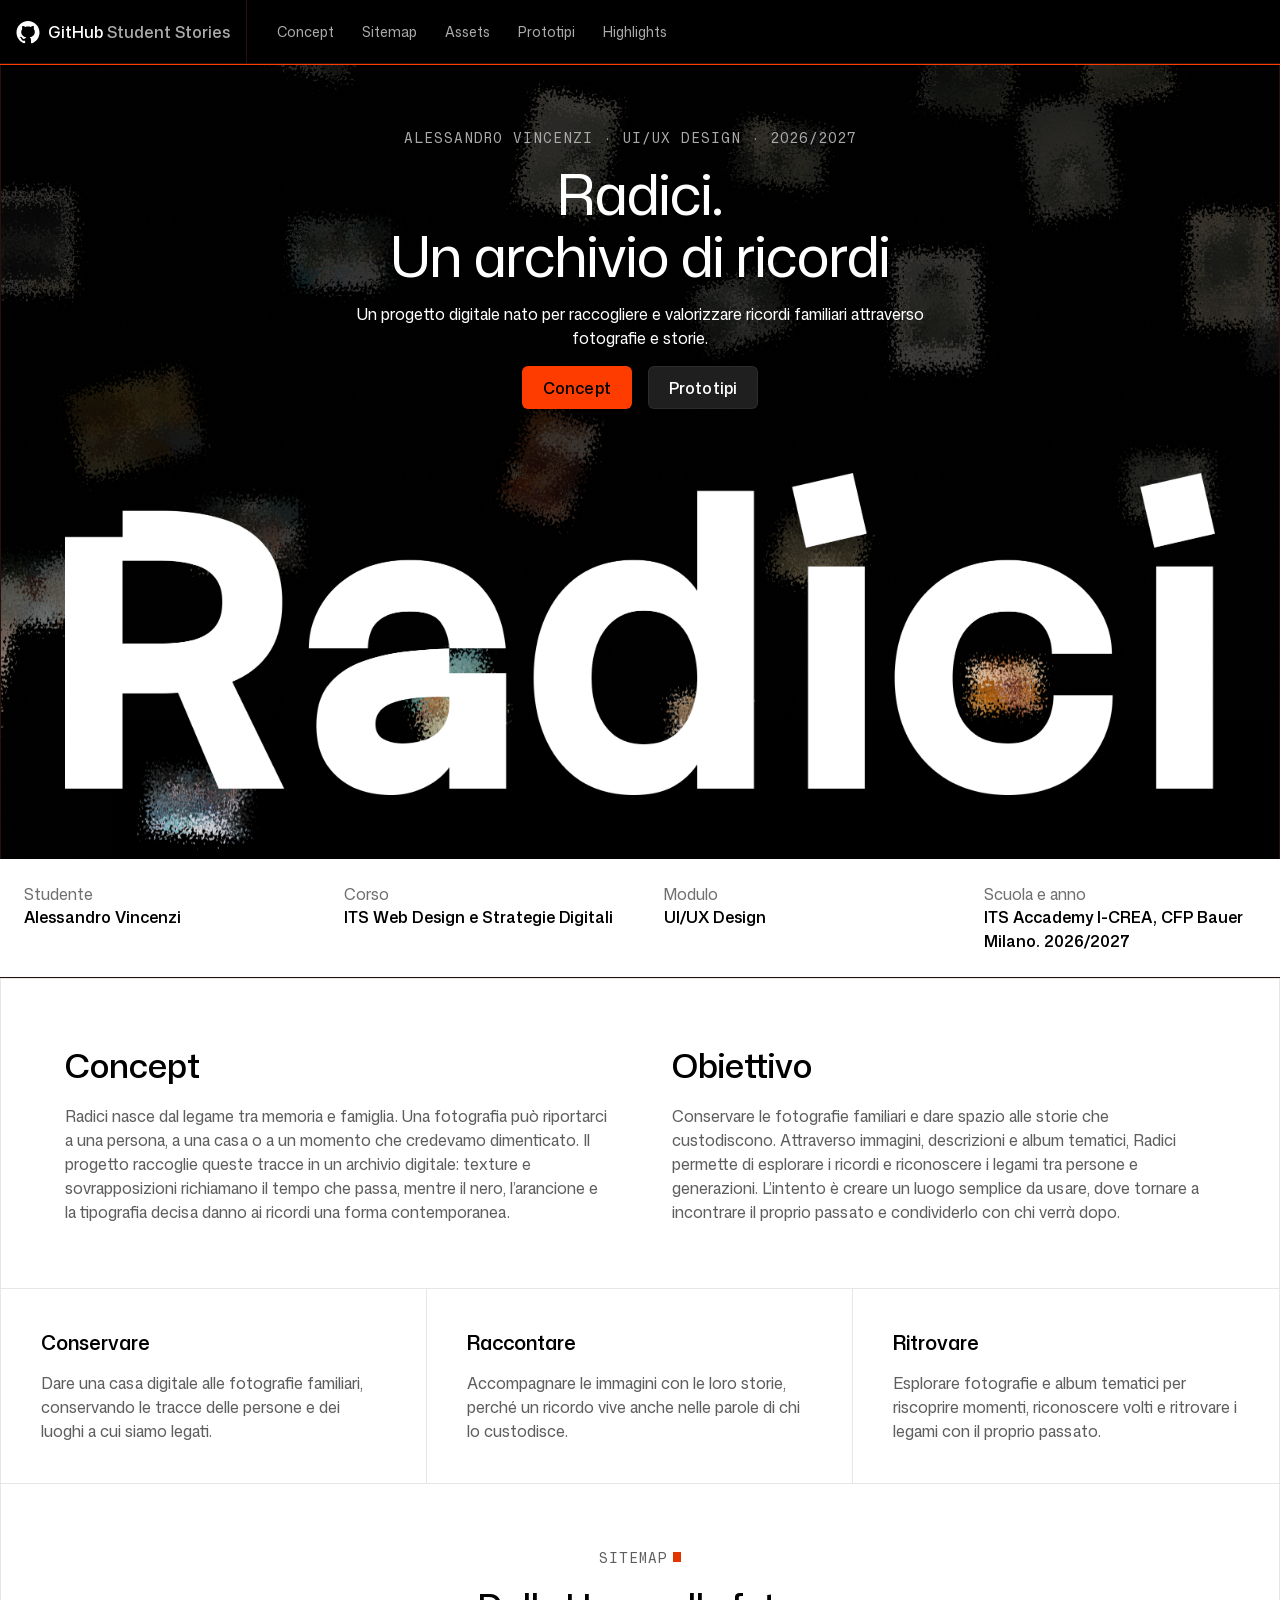
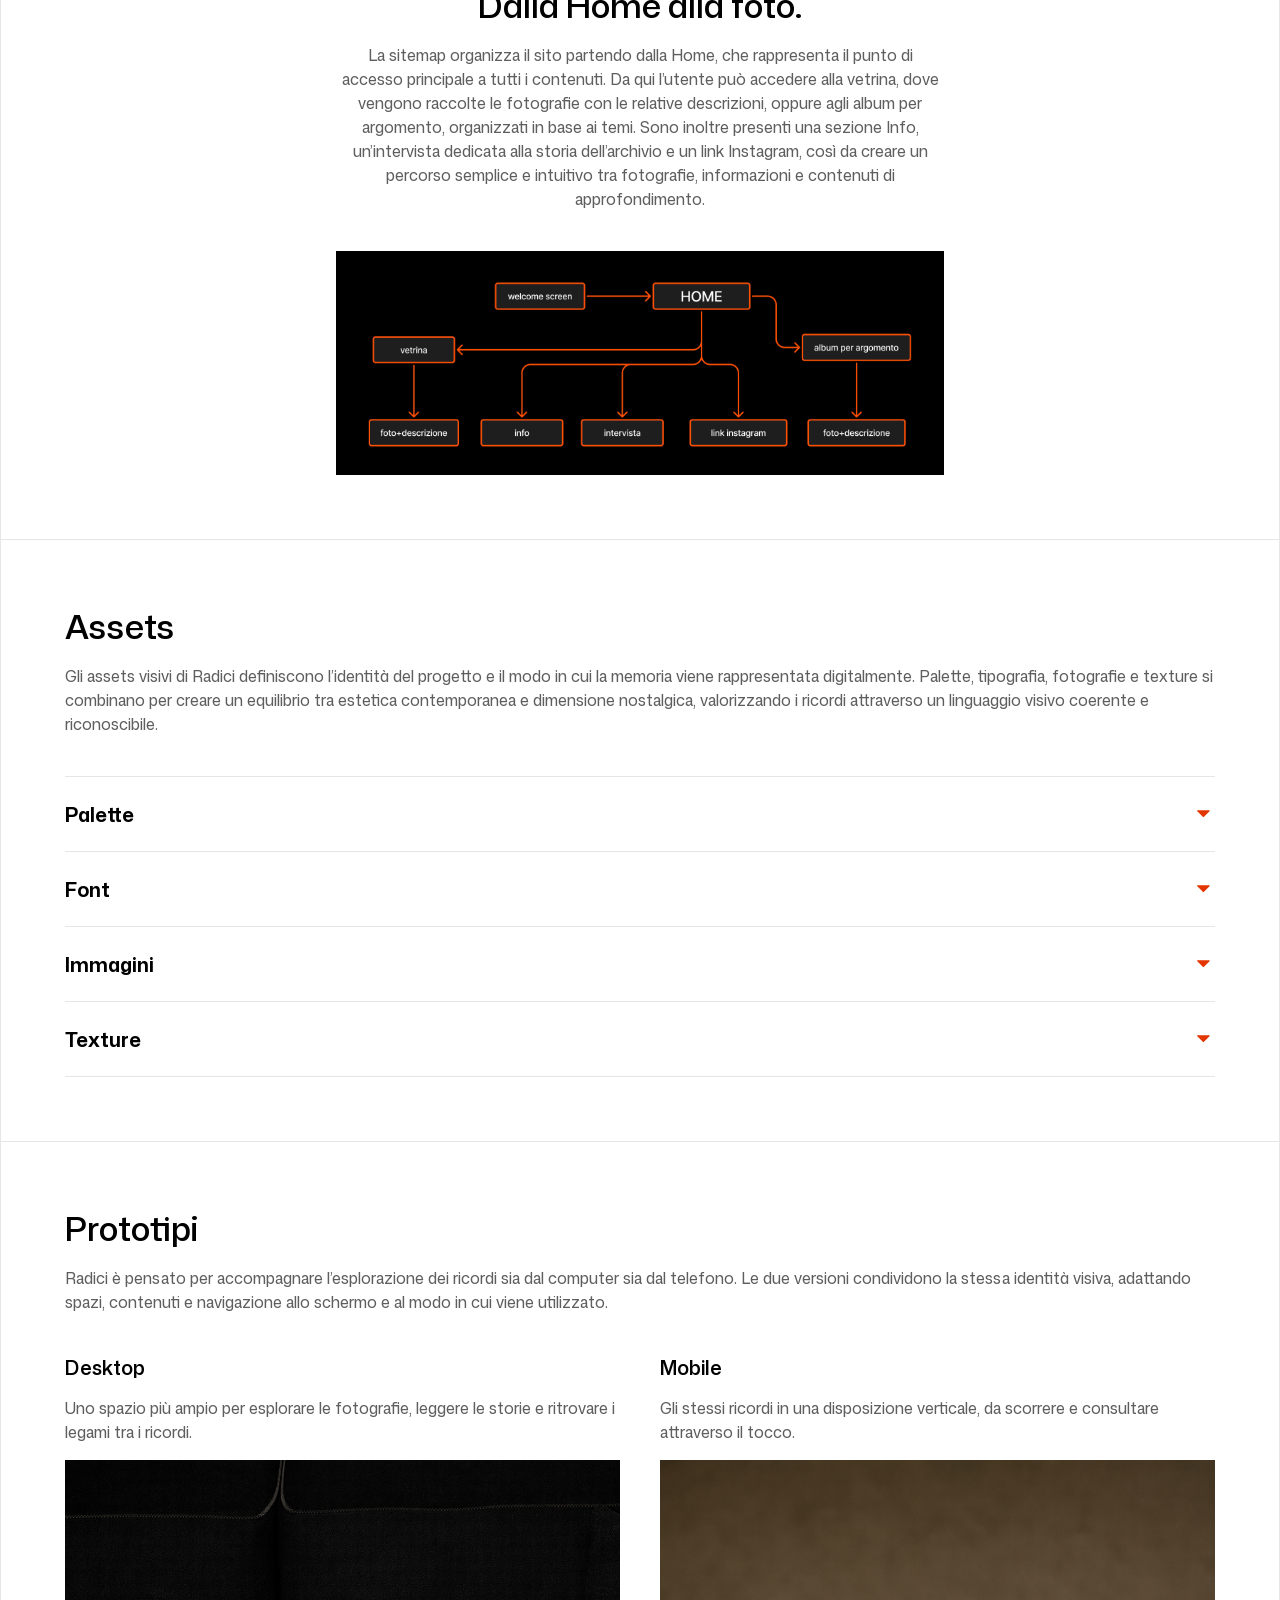
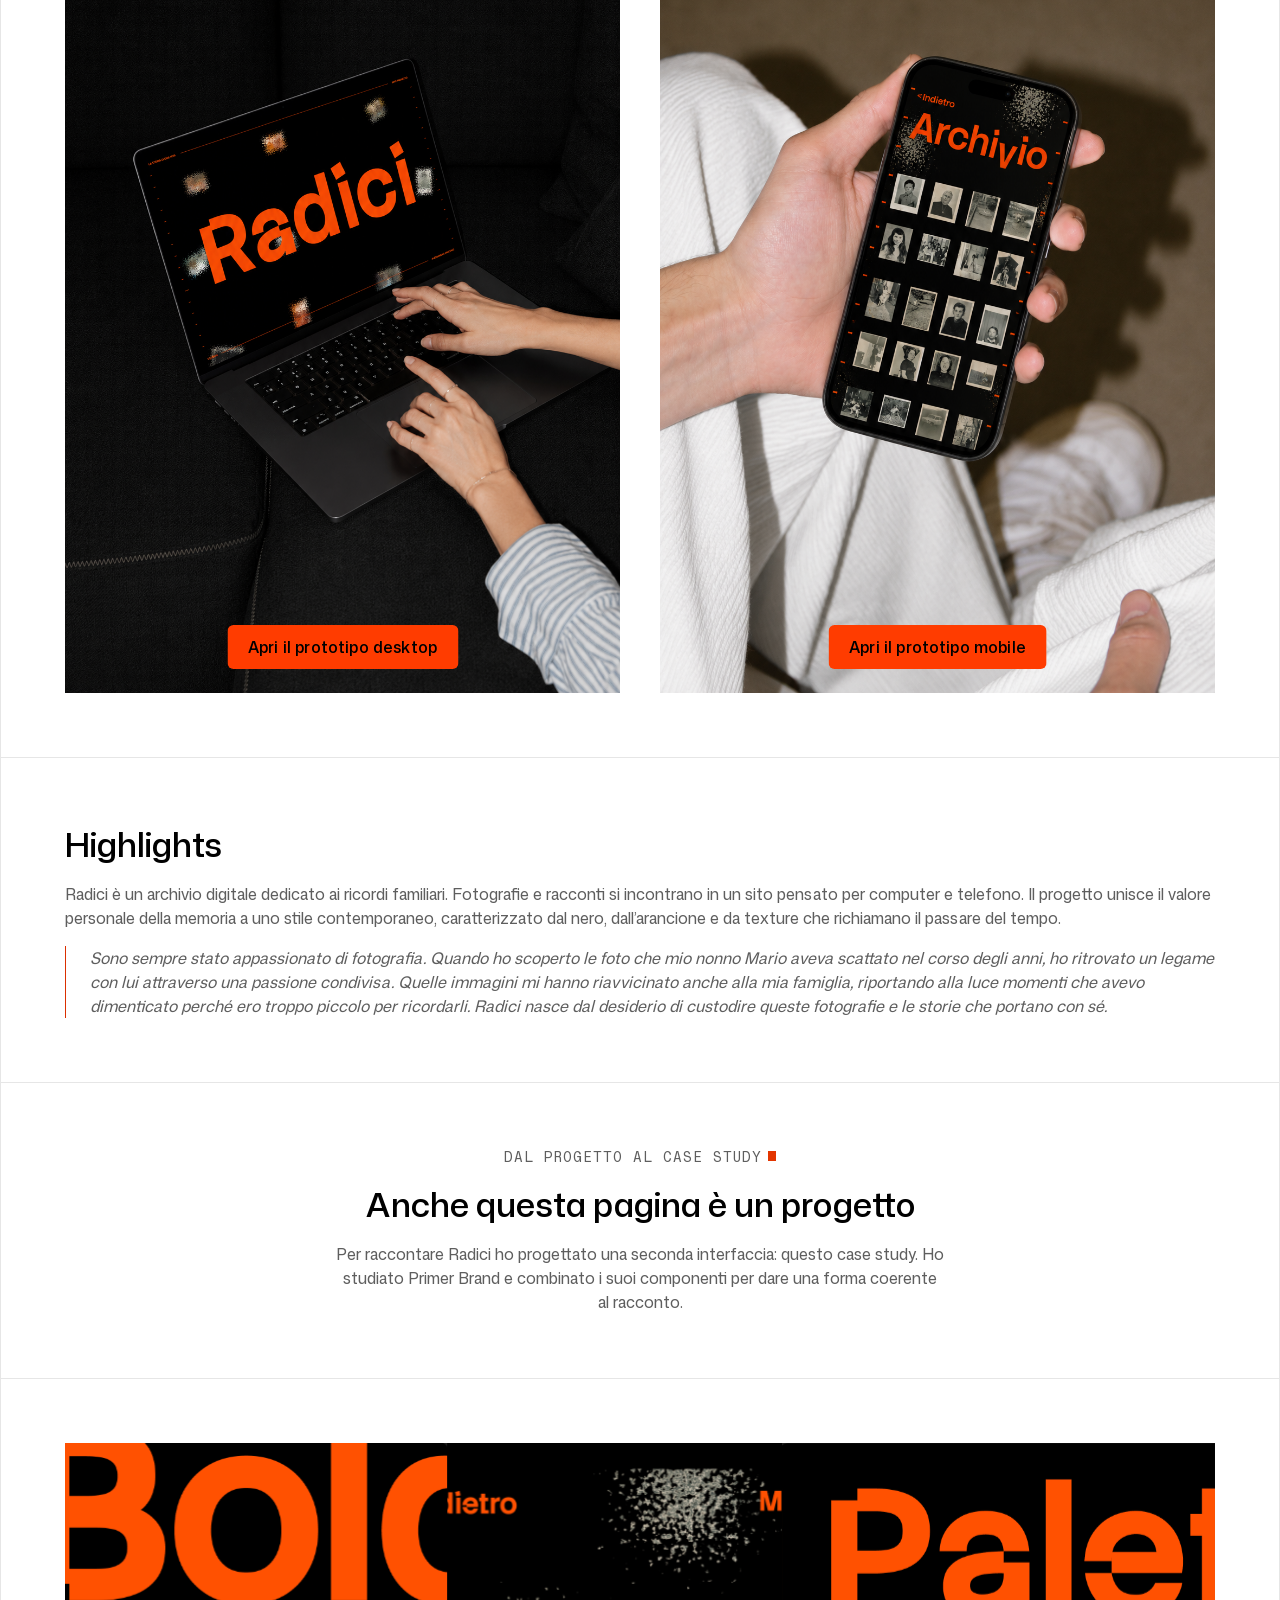
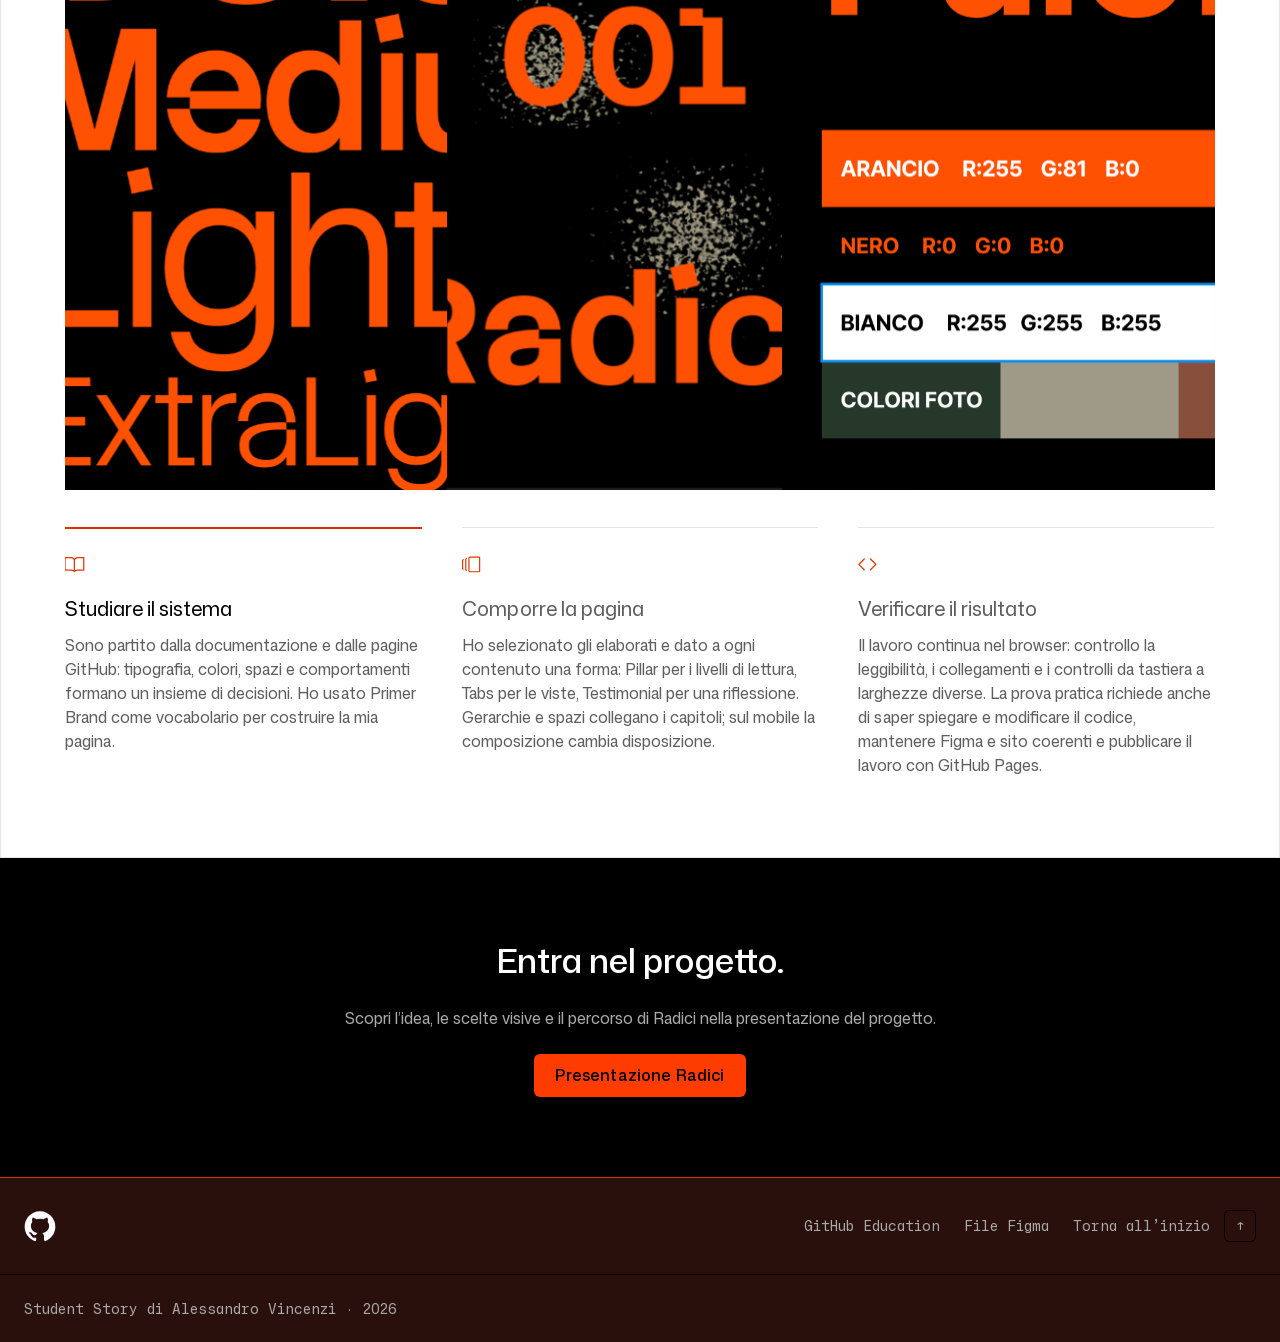
<file: index.html>
<!DOCTYPE html>
<html lang="it">

<!-- ===== INFORMAZIONI DELLA PAGINA E FILE COLLEGATI ===== -->

<head>
  <meta charset="utf-8" />
  <meta name="viewport" content="width=device-width, initial-scale=1" />
  <title>Radici — Case study di Alessandro Vincenzi</title>
  <link rel="stylesheet" href="style.css">
  <script src="script.js" defer></script>
</head>

<body>

  <!-- ===== COLLEGAMENTO PER SALTARE AL CONTENUTO ===== -->
  <a class="skip-link" href="#top">Vai al contenuto</a>

  <!-- ===== NAVIGAZIONE: LOGO E MENU DEI CAPITOLI ===== -->
  <header class="navigation">
    <div class="navigation-content">

      <!-- Logo e nome del sito -->
      <div class="navigation-brand">
        <a class="navigation-logo" href="https://github.com/education" aria-label="GitHub Education">
          <span class="navigation-back-arrow" aria-hidden="true"></span>
          <img src="assets/images/github-mark.svg" width="24" height="24" alt="" />
        </a>

        <a class="navigation-title" href="#top">
          GitHub <span>Student Stories</span>
        </a>
      </div>

      <!-- Pulsante di apertura e pannello del menu -->
      <div class="navigation-menu">
        <button class="navigation-toggle" type="button" aria-label="Menu dei capitoli" popovertarget="navigation-panel">
          <img class="navigation-icon navigation-icon-open" src="assets/images/menu.svg" width="16" height="16" alt=""
            aria-hidden="true" />

          <img class="navigation-icon navigation-icon-close" src="assets/images/close.svg" width="16" height="16" alt=""
            aria-hidden="true" />

          <span class="navigation-label">Menu dei capitoli</span>
        </button>

        <!-- Collegamenti alle sezioni del progetto -->
        <nav id="navigation-panel" class="navigation-panel" popover="auto" aria-label="Capitoli della storia">
          <ul class="navigation-list">
            <li><a href="#concept"><span>Concept</span></a></li>
            <li><a href="#sitemap"><span>Sitemap</span></a></li>
            <li><a href="#assets"><span>Assets</span></a></li>
            <li><a href="#prototipi"><span>Prototipi</span></a></li>
            <li><a href="#highlights"><span>Highlights</span></a></li>
          </ul>
        </nav>
      </div>

    </div>
  </header>

  <!-- ===== CONTENUTO PRINCIPALE ===== -->
  <main id="top" tabindex="-1">

    <!-- ===== HERO: PRESENTAZIONE DEL PROGETTO ===== -->
    <section class="hero">
      <div class="hero-content container">

        <!-- Etichetta con nome, corso, anno e cursore decorativo -->
        <p class="eyebrow">
          ALESSANDRO VINCENZI · UI/UX Design · 2026/2027
          <svg class="eyebrow-cursor" width="8" height="10" viewBox="0 0 8 10" fill="none"
           xmlns="http://www.w3.org/2000/svg" aria-hidden="true"></svg>
            <rect width="8" height="10" />
          </svg>
        </p>

        <!-- Titolo principale e breve descrizione -->
        <h1 class="heading heading-size-1">
          Radici.<br>Un archivio di ricordi
        </h1>

        <p class="hero-text text text-size-200">
          Un progetto digitale nato per raccogliere e valorizzare ricordi
          familiari attraverso fotografie e storie.
        </p>

        <!-- Collegamenti a Concept e Prototipi -->
        <div class="button-group">
          <a href="#concept" class="button button-primary">Concept</a>
          <a href="#prototipi" class="button button-secondary">Prototipi</a>
        </div>

        <!-- Immagine di presentazione del progetto -->
        <img class="hero-image" src="assets/images/display.png" alt="Schermata desktop della Home di Radici">

      </div>
    </section>

    <!-- ===== DATI DELLO STUDENTE E DEL CORSO ===== -->
    <section class="info-group container border-bottom" id="info">

      <!-- Studente -->
      <div class="padding-24">
        <span class="info text"> Studente</span>
        <p class="informazione text text-size-200"> Alessandro Vincenzi</p>
      </div>

      <!-- Corso -->
      <div class="padding-24">
        <span class="info text"> Corso</span>
        <p class="informazione text text-size-200">
          ITS Web Design e Strategie Digitali
        </p>
      </div>

      <!-- Modulo -->
      <div class="padding-24">
        <span class="info text"> Modulo</span>
        <p class="informazione text text-size-200"> UI/UX Design</p>
      </div>

      <!-- Scuola e anno -->
      <div class="padding-24">
        <span class="info text"> Scuola e anno</span>
        <p class="informazione text text-size-200">
          ITS Accademy I-CREA, CFP Bauer Milano. 2026/2027
        </p>
      </div>

    </section>

    <!-- ===== CONCEPT E OBIETTIVO DI RADICI ===== -->
    <section class="theme-light border-top" id="concept" aria-labelledby="concept-title">

      <div class="container border-inline concept-content">

        <!-- Concept: l’idea e l’atmosfera del progetto -->
        <div class="concept-part">
          <h2 class="heading heading-size-4" id="concept-title">
            Concept
          </h2>

          <p class="text text-size-200 color-muted">
            Radici nasce dal legame tra memoria e famiglia. Una fotografia
            può riportarci a una persona, a una casa o a un momento che
            credevamo dimenticato. Il progetto raccoglie queste tracce
            in un archivio digitale: texture e sovrapposizioni richiamano
            il tempo che passa, mentre il nero, l’arancione e la tipografia
            decisa danno ai ricordi una forma contemporanea.
          </p>
        </div>

        <!-- Obiettivo: ciò che il progetto vuole rendere possibile -->
        <div class="concept-part">
          <h2 class="heading heading-size-4">
            Obiettivo
          </h2>

          <p class="text text-size-200 color-muted">
            Conservare le fotografie familiari e dare spazio alle storie
            che custodiscono. Attraverso immagini, descrizioni e album
            tematici, Radici permette di esplorare i ricordi e riconoscere
            i legami tra persone e generazioni. L’intento è creare un luogo
            semplice da usare, dove tornare a incontrare il proprio passato
            e condividerlo con chi verrà dopo.
          </p>
        </div>

      </div>
      <!-- Tre idee alla base di Radici -->
      <div class="container border-inline concept-features">

        <!-- Conservare -->
        <div class="concept-feature concept-feature-divider">
          <h3 class="heading text-size-350">
            Conservare
          </h3>

          <p class="text text-size-200 color-muted">
            Dare una casa digitale alle fotografie familiari,
            conservando le tracce delle persone e dei luoghi
            a cui siamo legati.
          </p>
        </div>

        <!-- Raccontare -->
        <div class="concept-feature concept-feature-divider">
          <h3 class="heading text-size-350">
            Raccontare
          </h3>

          <p class="text text-size-200 color-muted">
            Accompagnare le immagini con le loro storie,
            perché un ricordo vive anche nelle parole
            di chi lo custodisce.
          </p>
        </div>

        <!-- Ritrovare -->
        <div class="concept-feature">
          <h3 class="heading text-size-350">
            Ritrovare
          </h3>

          <p class="text text-size-200 color-muted">
            Esplorare fotografie e album tematici per
            riscoprire momenti, riconoscere volti e
            ritrovare i legami con il proprio passato.
          </p>
        </div>

      </div>
    </section>


    <!-- ===== SITEMAP: STRUTTURA E PERCORSI DEL SITO ===== -->
    <section class="theme-light border-top" id="sitemap" aria-labelledby="sitemap-title">

      <div class="container border-inline sitemap-content">
        <div class="case-study-intro">

          <!-- Etichetta della sezione -->
          <p class="eyebrow">
            Sitemap
            <svg class="eyebrow-cursor" width="8" height="10" viewBox="0 0 8 10" aria-hidden="true">
              <rect width="8" height="10" />
            </svg>
          </p>

          <!-- Titolo e spiegazione -->
          <h2 class="heading heading-size-4" id="sitemap-title">
            Dalla Home alla foto.
          </h2>

          <p class="text text-size-200 color-muted">
            La sitemap organizza il sito partendo dalla Home, che rappresenta
            il punto di accesso principale a tutti i contenuti. Da qui
            l’utente può accedere alla vetrina, dove vengono raccolte le
            fotografie con le relative descrizioni, oppure agli album per
            argomento, organizzati in base ai temi. Sono inoltre presenti
            una sezione Info, un’intervista dedicata alla storia dell’archivio
            e un link Instagram, così da creare un percorso semplice e
            intuitivo tra fotografie, informazioni e contenuti di
            approfondimento.
          </p>

          <!-- Diagramma esportato da Figma -->
          <img class="sitemap-image" src="assets/images/sitemap.svg" alt="Struttura di Radici: dalla Home si raggiungono vetrina,
                album per argomento, Info, intervista e Instagram.">

        </div>
      </div>
    </section>


    <!-- ===== ASSETS: MATERIALI VISIVI DEL PROGETTO ===== -->
    <section class="theme-light border-top" id="assets" aria-labelledby="assets-title">

      <div class="container border-inline assets-content">

        <!-- Titolo e presentazione generale -->
        <header class="assets-intro">
          <h2 class="heading heading-size-4" id="assets-title">
            Assets
          </h2>

          <p class="text text-size-200 color-muted">
            Gli assets visivi di Radici definiscono l’identità del progetto
            e il modo in cui la memoria viene rappresentata digitalmente.
            Palette, tipografia, fotografie e texture si combinano per
            creare un equilibrio tra estetica contemporanea e dimensione
            nostalgica, valorizzando i ricordi attraverso un linguaggio
            visivo coerente e riconoscibile.
          </p>
        </header>

        <!-- Voci apribili con triangolo a destra -->
        <div class="assets-list">

          <!-- Palette -->
          <details class="assets-item" name="assets">
            <summary class="assets-title">
              <h3 class="heading text-size-350">Palette</h3>

              <svg class="icon assets-toggle" viewBox="0 0 22 22" xmlns="http://www.w3.org/2000/svg" aria-hidden="true">
                <path
                  d="M10.9607 8.2502L16.2708 13.5603C16.5596 13.8491 16.3551 14.3428 15.9467 14.3428L5.32644 14.3428C4.91811 14.3428 4.71361 13.8491 5.00235 13.5604L10.3125 8.2502C10.4915 8.07121 10.7817 8.07121 10.9607 8.2502Z" />
              </svg>
            </summary>

            <div class="assets-body">
              <p class="text text-size-200 color-muted">
                Il nero e l’arancione creano un contrasto deciso che
                conferisce al progetto un’estetica moderna e riconoscibile.
                L’arancione introduce energia e personalità, mentre il nero
                valorizza le fotografie e definisce l’identità visiva.
              </p>

              <img class="assets-image" src="assets/images/palettej.jpg"
                alt="Palette di Radici con i colori nero e arancione.">
            </div>
          </details>

          <!-- Font -->
          <details class="assets-item" name="assets">
            <summary class="assets-title">
              <h3 class="heading text-size-350">Font</h3>

              <svg class="icon assets-toggle" viewBox="0 0 22 22" xmlns="http://www.w3.org/2000/svg" aria-hidden="true">
                <path
                  d="M10.9607 8.2502L16.2708 13.5603C16.5596 13.8491 16.3551 14.3428 15.9467 14.3428L5.32644 14.3428C4.91811 14.3428 4.71361 13.8491 5.00235 13.5604L10.3125 8.2502C10.4915 8.07121 10.7817 8.07121 10.9607 8.2502Z" />
              </svg>
            </summary>

            <div class="assets-body">
              <p class="text text-size-200 color-muted">
                La scelta di Stack Sans Notch, con le sue forme bold e
                geometriche, definisce un linguaggio visivo deciso, quasi
                brutalista. La tipografia crea un contrasto con la dimensione
                intima dei ricordi, rendendo il progetto contemporaneo.
              </p>

              <img class="assets-image" src="assets/images/font foto pesi.jpg"
                alt="Esempio del carattere Stack Sans Notch usato in Radici.">
            </div>
          </details>

          <!-- Immagini -->
          <details class="assets-item" name="assets">
            <summary class="assets-title">
              <h3 class="heading text-size-350">Immagini</h3>

              <svg class="icon assets-toggle" viewBox="0 0 22 22" xmlns="http://www.w3.org/2000/svg" aria-hidden="true">
                <path
                  d="M10.9607 8.2502L16.2708 13.5603C16.5596 13.8491 16.3551 14.3428 15.9467 14.3428L5.32644 14.3428C4.91811 14.3428 4.71361 13.8491 5.00235 13.5604L10.3125 8.2502C10.4915 8.07121 10.7817 8.07121 10.9607 8.2502Z" />
              </svg>
            </summary>

            <div class="assets-body">
              <p class="text text-size-200 color-muted">
                Le fotografie rappresentano il cuore del progetto:
                testimonianze visive di momenti, persone e legami familiari.
                Richiamano le immagini incorniciate nelle case dei nonni,
                capaci di conservare e trasmettere storie nel tempo.
              </p>

              <img class="assets-image" src="assets/images/fotoj.jpg"
                alt="Esempio delle fotografie familiari raccolte in Radici.">
            </div>
          </details>

          <!-- Texture -->
          <details class="assets-item" name="assets">
            <summary class="assets-title">
              <h3 class="heading text-size-350">Texture</h3>

              <svg class="icon assets-toggle" viewBox="0 0 22 22" xmlns="http://www.w3.org/2000/svg" aria-hidden="true">
                <path
                  d="M10.9607 8.2502L16.2708 13.5603C16.5596 13.8491 16.3551 14.3428 15.9467 14.3428L5.32644 14.3428C4.91811 14.3428 4.71361 13.8491 5.00235 13.5604L10.3125 8.2502C10.4915 8.07121 10.7817 8.07121 10.9607 8.2502Z" />
              </svg>
            </summary>

            <div class="assets-body">
              <p class="text text-size-200 color-muted">
                Le texture, gli effetti vetro e le immagini sfocate
                richiamano la dimensione fragile e stratificata della
                memoria. Le sovrapposizioni evocano fotografie custodite
                nel tempo e ricordi che riaffiorano, creando un’atmosfera
                intima senza rinunciare a un’estetica digitale contemporanea.
              </p>

              <img class="assets-image" src="assets/images/texturej.jpg"
                alt="Esempio delle texture e degli effetti visivi di Radici.">
            </div>
          </details>

        </div>
      </div>
    </section>

    <!-- ===== PROTOTIPI: DESKTOP E MOBILE ===== -->
    <section class="theme-light border-top" id="prototipi" aria-labelledby="prototipi-title">

      <div class="container border-inline prototypes-content">

        <!-- Titolo e presentazione generale -->
        <div class="prototypes-intro">
          <h2 class="heading heading-size-4" id="prototipi-title">
            Prototipi
          </h2>

          <p class="text text-size-200 color-muted">
            Radici è pensato per accompagnare l’esplorazione dei ricordi
            sia dal computer sia dal telefono. Le due versioni condividono
            la stessa identità visiva, adattando spazi, contenuti e
            navigazione allo schermo e al modo in cui viene utilizzato.
          </p>
        </div>

        <!-- Due versioni affiancate sul computer -->
        <div class="prototypes-grid">

          <!-- Versione desktop -->
          <div class="prototypes-card">
            <h3 class="heading text-size-350">
              Desktop
            </h3>

            <p class="text text-size-200 color-muted">
              Uno spazio più ampio per esplorare le fotografie,
              leggere le storie e ritrovare i legami tra i ricordi.
            </p>
            <!-- Anteprima desktop con pulsante dentro l’immagine -->
            <div class="prototype-preview">

              <img class="prototypes-image" src="assets/images/anteprimadesktop.png"
                alt="Anteprima della versione desktop di Radici">

              <a class="button button-primary"
                href="https://www.figma.com/proto/RPKhuICmP1PB2R2X6ROcRd/Untitled?node-id=1-447&amp;viewport=-1228%2C-466%2C0.08&amp;t=2aXjfGgLoQG9gwPo-1&amp;scaling=scale-down-width&amp;content-scaling=fixed&amp;starting-point-node-id=1%3A2165&amp;show-proto-sidebar=1&amp;page-id=0%3A1">
                Apri il prototipo desktop
              </a>

            </div>
          </div>

          <!-- Versione mobile -->
          <div class="prototypes-card">
            <h3 class="heading text-size-350">
              Mobile
            </h3>

            <p class="text text-size-200 color-muted">
              Gli stessi ricordi in una disposizione verticale,
              da scorrere e consultare attraverso il tocco.
            </p>

            <!-- Anteprima mobile con pulsante dentro l’immagine -->
            <div class="prototype-preview">

              <img class="prototypes-image" src="assets/images/anteprimamobile.png"
                alt="Anteprima della versione mobile di Radici">

              <a class="button button-primary"
                href="https://www.figma.com/proto/RPKhuICmP1PB2R2X6ROcRd/Untitled?node-id=1-435&amp;viewport=-7696%2C-2299%2C0.26&amp;t=7cbzVlDdojjIRh7x-1&amp;scaling=scale-down&amp;content-scaling=fixed&amp;starting-point-node-id=1%3A444&amp;show-proto-sidebar=1&amp;page-id=0%3A1">
                Apri il prototipo mobile
              </a>

            </div>
          </div>

        </div>
      </div>
    </section>

    <!-- ===== HIGHLIGHTS: RIASSUNTO DEL PROGETTO ===== -->
    <section class="theme-light border-top" id="highlights" aria-labelledby="highlights-title">

      <div class="container border-inline highlights-content">

        <h2 class="heading heading-size-4" id="highlights-title">
          Highlights
        </h2>

        <p class="text text-size-200 color-muted">
          Radici è un archivio digitale dedicato ai ricordi familiari.
          Fotografie e racconti si incontrano in un sito pensato per
          computer e telefono. Il progetto unisce il valore personale
          della memoria a uno stile contemporaneo, caratterizzato dal
          nero, dall’arancione e da texture che richiamano il passare
          del tempo.
        </p>
        <!-- Riflessione personale: da dove nasce Radici -->
        <blockquote class="highlights-quote text-size-200 color-muted">
          <p>
            Sono sempre stato appassionato di fotografia. Quando ho scoperto
            le foto che mio nonno Mario aveva scattato nel corso degli anni,
            ho ritrovato un legame con lui attraverso una passione condivisa.
            Quelle immagini mi hanno riavvicinato anche alla mia famiglia,
            riportando alla luce momenti che avevo dimenticato perché ero
            troppo piccolo per ricordarli. Radici nasce dal desiderio di
            custodire queste fotografie e le storie che portano con sé.
          </p>
        </blockquote>
      </div>
    </section>


    <!-- ===== CASE STUDY: ANCHE QUESTA PAGINA È UN PROGETTO ===== -->
    <section class="theme-light border-top" id="questa-pagina" aria-labelledby="questa-pagina-title">

      <!-- ===== INTESTAZIONE DEL CASE STUDY ===== -->
      <header class="container border-inline padding-64">
        <div class="case-study-intro">

          <!-- Etichetta e cursore decorativo -->
          <p class="eyebrow">
            Dal progetto al case study
            <svg class="eyebrow-cursor" width="8" height="10" viewBox="0 0 8 10" fill="none"
              xmlns="http://www.w3.org/2000/svg" aria-hidden="true">
              <rect width="8" height="10" />
            </svg>
          </p>

          <!-- Titolo della sezione -->
          <h2 class="heading heading-size-4" id="questa-pagina-title">
            Anche questa pagina è un progetto
          </h2>

          <!-- Paragrafo introduttivo -->
          <p class="text text-size-200 color-muted">
            Per raccontare Radici ho progettato una seconda interfaccia:
            questo case study. Ho studiato Primer Brand e combinato i suoi
            componenti per dare una forma coerente al racconto.
          </p>

        </div>
      </header>

      <!-- ===== COMPONENTE: ACCORDION E SCHEDE ===== -->
      <div class="breakdownTabs border-block">
        <div class="breakdownTabs-content container border-inline padding-64">

          <!-- ===== IMMAGINI DELLE TRE VOCI ===== -->
          <div class="breakdownTabs-visuals">

            <!-- Immagine di Studiare il sistema -->
            <img class="breakdownTabs-visual breakdownTabs-visual-study" src="assets/images/Frame immagine assets6.svg"
            width="1440" height="810" alt="Tipografia, texture e palette cromatica di Radici, con nero, arancione e bianco">

            <!-- Immagine di Comporre la pagina -->
            <img class="breakdownTabs-visual breakdownTabs-visual-layout"
              src="assets/images/frame immagine comporresvg.svg" width="1440" height="810"
             alt="Schermate di Radici visualizzate su computer e smartphone">

            <!-- Immagine di Verificare il risultato -->
            <img class="breakdownTabs-visual breakdownTabs-visual-check"
              src="assets/images/frame immagine risultato.svg" width="1440" height="810"
             alt="GitHub, Figma e Visual Studio Code: strumenti utilizzati per sviluppare il progetto">
          </div>

          <!-- ===== LISTA DELLE TRE VOCI ===== -->
          <ul class="breakdownTabs-list">

            <!-- ===== PRIMA VOCE: STUDIARE IL SISTEMA ===== -->
            <li class="breakdownTabs-item is-selected" id="breakdownTabs-item-study">

              <!-- Pulsante con icona, titolo e triangolo -->
              <button type="button" class="breakdownTabs-button">

                <!-- Icona del libro -->
                <svg class="icon" viewBox="0 0 20 20" xmlns="http://www.w3.org/2000/svg" aria-hidden="true">
                  <path
                    d="M6.24719 1.875C7.55232 1.875 8.70248 2.54213 9.37415 3.55371C10.0458 2.5422 11.195 1.87503 12.5001 1.875H18.7501C19.0953 1.875 19.3751 2.15482 19.3751 2.5V15.0518C19.3751 15.2182 19.3086 15.3778 19.1906 15.4951C19.0725 15.6124 18.9126 15.6778 18.7462 15.6768L12.3448 15.6338C11.676 15.6293 11.0327 15.8932 10.5597 16.3662L9.8175 17.1084C9.57347 17.3524 9.1778 17.3524 8.93372 17.1084L8.18176 16.3574C7.71294 15.8886 7.0772 15.625 6.41418 15.625H0.00012207C-0.345018 15.625 -0.624878 15.3451 -0.624878 15V2.5C-0.624878 2.15485 -0.345018 1.87504 0.00012207 1.875H6.24719ZM12.5001 3.125C11.1194 3.12504 10.0001 4.24432 10.0001 5.625V15.1934C10.6659 14.6664 11.495 14.378 12.3527 14.3838L18.1251 14.4229V3.125H12.5001ZM0.625122 14.375H6.41418C7.26684 14.375 8.08957 14.6654 8.75012 15.1914L8.74719 5.62305C8.74604 4.24315 7.62709 3.125 6.24719 3.125H0.625122V14.375Z" />
                </svg>

                <!-- Titolo e triangolo della prima voce -->
                <span class="breakdownTabs-title">
                  <span class="text-size-350">Studiare il sistema</span>

                  <svg class="icon breakdownTabs-toggle" viewBox="0 0 22 22" xmlns="http://www.w3.org/2000/svg"
                    aria-hidden="true">
                    <path
                      d="M10.9607 8.2502L16.2708 13.5603C16.5596 13.8491 16.3551 14.3428 15.9467 14.3428L5.32644 14.3428C4.91811 14.3428 4.71361 13.8491 5.00235 13.5604L10.3125 8.2502C10.4915 8.07121 10.7817 8.07121 10.9607 8.2502Z" />
                  </svg>
                </span>

              </button>

              <!-- Testo della prima voce -->
              <p class="breakdownTabs-text text-size-200 color-muted">
                Sono partito dalla documentazione e dalle pagine GitHub:
                tipografia, colori, spazi e comportamenti formano un insieme
                di decisioni. Ho usato Primer Brand come vocabolario per
                costruire la mia pagina.
              </p>

            </li>

            <!-- ===== SECONDA VOCE: COMPORRE LA PAGINA ===== -->
            <li class="breakdownTabs-item" id="breakdownTabs-item-layout">

              <!-- Pulsante con icona, titolo e triangolo -->
              <button type="button" class="breakdownTabs-button">

                <!-- Icona delle versioni -->
                <svg class="icon" viewBox="0 0 21 20" xmlns="http://www.w3.org/2000/svg" aria-hidden="true">
                  <path
                    d="M17.5 1.04199C18.4204 1.04199 19.1668 1.78768 19.167 2.70801V16.042C19.1668 16.9623 18.4204 17.708 17.5 17.708H8.33301C7.41283 17.7078 6.66717 16.9622 6.66699 16.042V2.70801C6.66717 1.78782 7.41283 1.04221 8.33301 1.04199H17.5ZM8.33301 2.29199C8.10318 2.29221 7.91717 2.47817 7.91699 2.70801V16.042C7.91717 16.2718 8.10319 16.4578 8.33301 16.458H17.5C17.73 16.458 17.9168 16.272 17.917 16.042V2.70801C17.9168 2.47804 17.73 2.29199 17.5 2.29199H8.33301ZM4.30371 2.56641C4.61245 2.41204 4.98821 2.53697 5.14258 2.8457C5.2967 3.15424 5.17161 3.52912 4.86328 3.68359C4.67288 3.7788 4.61632 3.83096 4.59961 3.85156C4.59587 3.85618 4.59464 3.85842 4.59277 3.86426C4.58999 3.87303 4.58303 3.90059 4.58301 3.95801V14.792C4.58303 14.8494 4.58999 14.877 4.59277 14.8857C4.59464 14.8916 4.59586 14.8938 4.59961 14.8984C4.61632 14.919 4.67287 14.9712 4.86328 15.0664C5.17161 15.2209 5.29669 15.5958 5.14258 15.9043C4.98821 16.213 4.61245 16.338 4.30371 16.1836C4.07754 16.0705 3.82044 15.9217 3.62891 15.6855C3.41687 15.4241 3.33306 15.1197 3.33301 14.792V3.95801C3.33307 3.63029 3.41687 3.32595 3.62891 3.06445C3.82044 2.8283 4.07753 2.67952 4.30371 2.56641ZM0.9375 3.83398C1.23625 3.66137 1.61823 3.76381 1.79102 4.0625C1.96354 4.36113 1.86191 4.74315 1.56348 4.91602C1.43888 4.98809 1.34971 5.05822 1.29688 5.12012C1.25076 5.17421 1.25 5.19898 1.25 5.20801V13.542C1.25 13.5512 1.25106 13.5761 1.29688 13.6299C1.34971 13.6918 1.43888 13.7619 1.56348 13.834C1.86191 14.0069 1.96354 14.3889 1.79102 14.6875C1.61823 14.9862 1.23625 15.0886 0.9375 14.916C0.608492 14.7257 0.000174553 14.2975 0 13.542V5.20801C0.000174638 4.45246 0.608492 4.02431 0.9375 3.83398Z" />
                </svg>

                <!-- Titolo e triangolo della seconda voce -->
                <span class="breakdownTabs-title">
                  <span class="text-size-350">Comporre la pagina</span>

                  <svg class="icon breakdownTabs-toggle" viewBox="0 0 22 22" xmlns="http://www.w3.org/2000/svg"
                    aria-hidden="true">
                    <path
                      d="M10.9607 8.2502L16.2708 13.5603C16.5596 13.8491 16.3551 14.3428 15.9467 14.3428L5.32644 14.3428C4.91811 14.3428 4.71361 13.8491 5.00235 13.5604L10.3125 8.2502C10.4915 8.07121 10.7817 8.07121 10.9607 8.2502Z" />
                  </svg>
                </span>

              </button>

              <!-- Testo della seconda voce -->
              <p class="breakdownTabs-text text-size-200 color-muted">
                Ho selezionato gli elaborati e dato a ogni contenuto una forma:
                Pillar per i livelli di lettura, Tabs per le viste, Testimonial
                per una riflessione. Gerarchie e spazi collegano i capitoli;
                sul mobile la composizione cambia disposizione.
              </p>

            </li>

            <!-- ===== TERZA VOCE: VERIFICARE IL RISULTATO ===== -->
            <li class="breakdownTabs-item" id="breakdownTabs-item-check">

              <!-- Pulsante con icona, titolo e triangolo -->
              <button type="button" class="breakdownTabs-button">

                <!-- Icona del codice -->
                <svg class="icon" viewBox="0 0 20 20" xmlns="http://www.w3.org/2000/svg" aria-hidden="true">
                  <path
                    d="M5.80806 3.51704C6.05214 3.27296 6.44777 3.27296 6.69185 3.51704C6.93586 3.76113 6.9359 4.15678 6.69185 4.40083L1.71724 9.37544L6.69185 14.3501C6.93593 14.5941 6.93593 14.9898 6.69185 15.2338C6.44775 15.4777 6.05207 15.4779 5.80806 15.2338L0.392043 9.81685C0.147965 9.57277 0.147965 9.17714 0.392043 8.93306L5.80806 3.51704ZM12.0581 3.51704C12.3021 3.27296 12.6978 3.27296 12.9418 3.51704L18.3588 8.93306C18.6029 9.17709 18.6028 9.57276 18.3588 9.81685L12.9418 15.2338C12.6978 15.4777 12.3021 15.4779 12.0581 15.2338C11.8141 14.9898 11.8142 14.5941 12.0581 14.3501L17.0327 9.37544L12.0581 4.40083C11.8141 4.15687 11.8143 3.76115 12.0581 3.51704Z" />
                </svg>

                <!-- Titolo e triangolo della terza voce -->
                <span class="breakdownTabs-title">
                  <span class="text-size-350">Verificare il risultato</span>

                  <svg class="icon breakdownTabs-toggle" viewBox="0 0 22 22" xmlns="http://www.w3.org/2000/svg"
                    aria-hidden="true">
                    <path
                      d="M10.9607 8.2502L16.2708 13.5603C16.5596 13.8491 16.3551 14.3428 15.9467 14.3428L5.32644 14.3428C4.91811 14.3428 4.71361 13.8491 5.00235 13.5604L10.3125 8.2502C10.4915 8.07121 10.7817 8.07121 10.9607 8.2502Z" />
                  </svg>
                </span>

              </button>

              <!-- Testo della terza voce -->
              <p class="breakdownTabs-text text-size-200 color-muted">
                Il lavoro continua nel browser: controllo la leggibilità,
                i collegamenti e i controlli da tastiera a larghezze diverse.
                La prova pratica richiede anche di saper spiegare e modificare
                il codice, mantenere Figma e sito coerenti e pubblicare il
                lavoro con GitHub Pages.
              </p>

            </li>

          </ul>
        </div>
      </div>

    </section>

    <!-- ===== PRESENTAZIONE RADICI ===== -->
    <section class="theme-dark" id="progetto" aria-labelledby="progetto-title">

      <div class="container project-cta">

        <h2 class="heading heading-size-4" id="progetto-title">
          Entra nel progetto.
        </h2>

        <p class="text text-size-200 color-muted">
          Scopri l’idea, le scelte visive e il percorso di Radici
          nella presentazione del progetto.
        </p>

        <a class="button button-primary" href="https://www.figma.com/deck/Hk25agFCWtSygoaHUryuGe">
          Presentazione Radici
        </a>

      </div>
    </section>

  </main>


  <!-- ===== FOOTER: COLLEGAMENTI E AUTORE ===== -->
  <footer class="theme-dark site-footer">

    <!-- Logo e collegamenti -->
    <div class="container footer-top">

      <a class="footer-link" href="https://github.com/education" aria-label="GitHub Education">

        <img class="footer-logo" src="assets/images/github-mark.svg" width="32" height="32" alt="">
      </a>

      <nav class="footer-links" aria-label="Collegamenti finali">

        <a class="footer-link" href="https://github.com/education">
          GitHub Education
        </a>

        <a class="footer-link" href="https://www.figma.com/design/D2zaqSLP2QBCwIe43VGt4M/progetto-html?node-id=9-2">
          File Figma
        </a>

        <a class="footer-link footer-back" href="#top">
          Torna all’inizio
          <span class="footer-back-icon" aria-hidden="true">↑</span>
        </a>

      </nav>
    </div>

    <!-- io  -->
    <div class="footer-bottom">
      <p class="container footer-credit">
        Student Story di Alessandro Vincenzi · 2026
      </p>
    </div>

  </footer>


</body>

</html>
</file>
<file: style.css>
/* Regole di base: elimina gli spazi iniziali e include i bordi nelle dimensioni */
* {
    box-sizing: border-box;
    margin: 0;
    padding: 0;
}


/* Immagini: si restringono per restare nel contenitore */
img {
    display: inline-block;
    max-width: 100%;
}


/* Caratteri: carica i font salvati nella cartella assets/fonts */
@font-face {
    font-family: "Mona Sans";
    src: url("assets/fonts/mona-sans.woff2") format("woff2");
    font-weight: 200 900;
    font-display: swap;
    font-feature-settings: "liga" 0;
}

/* Caratteri: carica i font salvati nella cartella assets/fonts */
@font-face {
    font-family: "Mona Sans Mono";
    src: url("assets/fonts/mona-sans-mono.woff2") format("woff2");
    font-weight: 200 900;
    font-display: swap;
    font-feature-settings: "liga" 0;
}


/* Variabili comuni: colori, caratteri, dimensioni e distanze da riutilizzare */
:root {
    --font-body: "Mona Sans";
    --font-mono: "Mona Sans Mono";
    --color-black: #000;
    --color-white: #fff;
    --color-muted: #AAAAAA;
    --color-border-muted: #2a100d;
    --color-border-muted-fixed: #E6E6E6;
    --color-cursor: #ff3c00;
    --color-button-primary-bg: #ff3c00;
    --icon-size: 1.25em;
    --breakdownTabs-title-gap: 1.5em;
    --breakdownTabs-toggle-size: 1.5em;
    --breakdownTabs-button-padding: 1.5em 0;
    --breakdownTabs-button-gap: 0.75em;
    --breakdownTabs-text-gap-desktop: 0.75em;
    --breakdownTabs-text-padding-bottom: 0.75em;
    --icon-color: #e33500;
    --color-button-secondary-bg: rgba(255, 255, 255, 0.12);
    --color-button-secondary-border: rgba(255, 255, 255, 0.06);
    --color-focus: #ff3c00;
    --container-width: 1280px;
    --spacing-80: 80px;
    --spacing-64: 64px;
    --spacing-40: 40px;
    --spacing-36: 36px;
    --spacing-32: 32px;
    --spacing-24: 24px;
    --spacing-28: 28px;
    --brand-Card-padding-inline: 1.25em;
    --heading-1-font-size: 56px;
    --heading-1-line-height: 1.1;
    --eyebrow-font-size: 14px;
    --heading-font-size-4: 34px;
    --text-350-font-size: 1.25em;
    --text-350-line-height: 1.3;
    --heading-4-font-weight: 500;
    --heading-4-line-height: 1.3;
    --text-200-font-size: 16px;
    --text-200-line-height: 1.5;
    --text-100-font-size: 0.875em;
    --text-100-line-height: 1.5;
    --font-weight-medium: 500;
    --font-weight-semibold: 550;
    --font-weight-bold: 700;
    --border-width: 1px;
    --border-selected-scale: 2;
    --focus-outline-width: 0.25em;
    --focus-outline-offset: 0.125em;
    --radius-control: 0.375em;
    --radius-pill: 100em;
    --layer-navigation: 90;
    --layer-skip-link: 100;
    --brand-color-text-muted: #707070;
    --brand-color-text-default: #000000;
    --brand-color-accent-primary: #db2f00;
}

/* Schermi stretti: riduciamo le dimensioni dei titoli */
@media (max-width: 800px) {
    :root {
        --heading-1-font-size: 36px;
        --text-350-font-size: 1.125em;
        --text-350-line-height: 1.333333;
        --heading-font-size-4: 24px;
    }
}

/* Pagina: imposta il carattere principale */
body {
    font-family: var(--font-body);
    -webkit-font-smoothing: antialiased;
}


/* Hero: colori, misure e sfondo della prima sezione */
.hero {
    --hero-text-max-width: 600px;
    --hero-content-gap: 1em;
    color: var(--color-white);
    text-align: center;
    background-color: var(--color-black);
    background-image: url("assets/images/sfondo hero.png");
}

/* Contenitore comune: limita la larghezza e centra il blocco */
.container {
    max-width: var(--container-width);
    margin-left: auto;
    margin-right: auto;
}


/* Hero: dispone i contenuti in colonna e aggiunge lo sfondo */
.hero-content {
    padding: var(--spacing-64);
    border-left: 1px solid var(--color-border-muted);
    border-right: 1px solid var(--color-border-muted);
    display: flex;
    flex-direction: column;
    align-items: center;
    gap: var(--hero-content-gap);
}


/* Etichetta sopra il titolo: testo piccolo e cursore affiancato */
.eyebrow {
    font-size: var(--eyebrow-font-size);
    font-family: var(--font-mono);
    text-transform: uppercase;
    letter-spacing: 1px;
    color: var(--color-muted);
    display: flex;
    justify-content: center;
    align-items: center;
    gap: 0.42em;
}


/* Cursore decorativo: prende il colore dalla variabile del tema */
.eyebrow-cursor rect {
    fill: var(--color-cursor);
}


/* Titoli: peso del carattere comune */
.heading {
    font-weight: 400;
}


/* Titolo grande della hero */
.heading-size-1 {
    font-size: var(--heading-1-font-size);
    line-height: var(--heading-1-line-height);
}


/* Testo dei paragrafi: dimensione e distanza fra le righe */
.text-size-200 {
    font-size: var(--text-200-font-size);
    line-height: var(--text-200-line-height);
}


/* Testo dei titoli delle voci del case study */
.text-size-350 {
    font-size: var(--text-350-font-size);
    line-height: var(--text-350-line-height);
}


/* Hero: larghezza massima del paragrafo */
.hero-text {
    max-width: var(--hero-text-max-width);
}


/* Gruppo di pulsanti: li affianca e li separa */
.button-group {
    display: flex;
    gap: 1em;
}


/* Hero: spazio sopra la sua immagine */
.hero-image {
    margin-top: calc(64px - var(--hero-content-gap));
}


/* Pulsanti comuni: bordi, spazi interni e forma */
.button {
    text-decoration: none;
    color: inherit;
    border: 1px solid;
    padding: 0.6em 1.25em;
    font-weight: 500;
    letter-spacing: 0.16px;
    border-radius: 0.375em;
    transition: background-color 300ms ease-in-out;
}


/* Pulsante principale: fondo arancione e testo nero */
.button-primary {
    color: var(--color-black);
    background-color: var(--color-button-primary-bg);
    border-color: transparent;
}


/* Pulsante principale: colore al passaggio del mouse */
.button-primary:hover {
    background-color: color-mix(in srgb, var(--color-button-primary-bg), #000 16%);
}


/* Pulsante secondario: fondo e bordo */
.button-secondary {
    background-color: var(--color-button-secondary-bg);
    border-color: var(--color-button-secondary-border);
}


/* Pulsante secondario: colore al passaggio del mouse */
.button-secondary:hover {
    background-color: color-mix(in srgb, var(--color-button-secondary-bg), #fff 6%);
}


/* Pulsanti: contorno quando li raggiungi con la tastiera */
.button:focus-visible {
    outline: 4px solid var(--color-focus);
    outline-offset: 2px;
}


/* Elementi nascosti: mantiene nascosti quelli con attributo hidden */
[hidden] {
    display: none !important;
}


/* Vai al contenuto: collegamento nascosto fino al focus */
.skip-link {
    --skip-link-offset-inline: 1em;
    --skip-link-offset-block: 0.5em;
    --skip-link-padding: 0.375em 1.25em;

    position: absolute;
    top: var(--skip-link-offset-block);
    left: var(--skip-link-offset-inline);
    z-index: var(--layer-skip-link);
    padding: var(--skip-link-padding);
    border-radius: var(--radius-control);
    background: var(--color-button-primary-bg);
    color: var(--color-black);
    transform: translateY(calc(-100% - var(--skip-link-offset-block)));
}


/* Vai al contenuto: compare quando lo raggiungi con la tastiera */
.skip-link:focus {
    transform: none;
    outline: var(--focus-outline-width) solid var(--color-focus);
    outline-offset: var(--focus-outline-offset);
}


/* Navigazione: variabili del menu, colori e bordo inferiore */
.navigation {
    --navigation-height: 3.5em;
    --navigation-logo-size: 1.5em;
    --navigation-logo-margin-start: 1em;
    --navigation-logo-margin-end: 0.5em;
    --navigation-brand-padding-end: 1em;
    --navigation-back-arrow-font-size: 1.75em;
    --navigation-back-arrow-line-height: 1;
    --navigation-back-arrow-offset: -0.75em;
    --navigation-title-font-size: var(--text-100-font-size);
    --navigation-title-line-height: var(--text-100-line-height);
    --navigation-link-font-size: var(--text-100-font-size);
    --navigation-link-padding: 1em;
    --navigation-link-hover-background: #191919;
    --navigation-toggle-font-size: 1em;
    --navigation-toggle-width: 3em;
    --navigation-toggle-padding: 0.25em 0.75em;
    --navigation-toggle-open-background: #101010;
    --navigation-icon-size: 1em;
    --navigation-reveal-duration: 0.5s;
    --navigation-reveal-easing: ease;
    --navigation-reveal-offset: -1.25em;

    position: relative;
    z-index: var(--layer-navigation);
    font-size: var(--text-200-font-size);
    line-height: var(--text-200-line-height);
    color: var(--color-white);
    background: var(--color-black);
    border-bottom: var(--border-width) solid var(--color-border-muted);
}


/* Menu: i collegamenti ereditano il colore */
.navigation a {
    color: inherit;
}


/* Menu: contorno dei collegamenti e pulsanti raggiunti da tastiera */
.navigation a:focus-visible,
.navigation button:focus-visible {
    outline: var(--focus-outline-width) solid var(--color-focus);
    outline-offset: var(--focus-outline-offset);
}


/* Menu: linea colorata sotto la navigazione */
.navigation::after {
    content: "";
    position: absolute;
    top: calc(100% + var(--border-width));
    left: 0;
    right: 0;
    height: var(--border-width);
    background: var(--color-cursor);
    pointer-events: none;
}


/* Menu: disposizione dei contenuti */
.navigation-content {
    display: flex;
    flex-wrap: wrap;
}


/* Menu: allinea logo e nome del sito */
.navigation-brand {
    display: flex;
    align-items: center;
    height: calc(var(--navigation-height) - var(--border-width));
    flex-shrink: 0;
}


/* Logo: posizione e spazi laterali */
.navigation-logo {
    display: flex;
    position: relative;
    margin-left: var(--navigation-logo-margin-start);
    margin-right: var(--navigation-logo-margin-end);
}


/* Logo: dimensioni della sua immagine */
.navigation-logo img {
    display: block;
    width: var(--navigation-logo-size);
    height: var(--navigation-logo-size);
}


/* Logo: freccia inizialmente invisibile */
.navigation-back-arrow {
    position: absolute;
    top: 50%;
    left: var(--navigation-back-arrow-offset);
    transform: translateY(-50%);
    opacity: 0;
    color: var(--color-muted);
    font-size: var(--navigation-back-arrow-font-size);
    line-height: var(--navigation-back-arrow-line-height);
}


/* Logo: mostra la freccia al passaggio del mouse */
.navigation-logo:hover .navigation-back-arrow {
    opacity: 1;
}


/* Nome del sito nella navigazione */
.navigation-title {
    text-decoration: none;
    font-size: var(--navigation-title-font-size);
    font-weight: var(--font-weight-medium);
    line-height: var(--navigation-title-line-height);
}


/* Nome del sito: colore del testo secondario */
.navigation-title span {
    color: var(--color-muted);
}


/* Contenitore delle voci del menu */
.navigation-menu {
    width: 100%;
}


/* Lista del menu: elimina pallini e spazi iniziali */
.navigation-list {
    list-style: none;
    margin: 0;
    padding: 0;
}


/* Voci del menu: allineamento, testo e area del collegamento */
.navigation-list a {
    display: flex;
    align-items: center;
    padding: var(--navigation-link-padding);
    font-size: var(--navigation-link-font-size);
    line-height: var(--text-100-line-height);
    text-decoration: none;
}


/* Voci del menu: colore al passaggio del mouse */
.navigation-list a:hover {
    color: var(--color-white);
}



/* Menu compatto: altezza quando il pannello a comparsa è attivo */
.navigation:has(.navigation-panel[popover]) {
    height: var(--navigation-height);
}


/* Menu compatto: mantiene il contenuto su una riga */
.navigation:has(.navigation-panel[popover]) .navigation-content {
    height: 100%;
    flex-wrap: nowrap;
}


/* Menu compatto: porta il pulsante a destra */
.navigation-menu:has(.navigation-panel[popover]) {
    width: auto;
    margin-left: auto;
}


/* Pulsante del menu: apre il pannello a comparsa */
.navigation-toggle {
    anchor-name: --navigation-toggle;
    display: flex;
    align-items: center;
    justify-content: center;
    width: var(--navigation-toggle-width);
    height: 100%;
    padding: var(--navigation-toggle-padding);
    font-family: inherit;
    font-size: var(--navigation-toggle-font-size);
    line-height: var(--text-100-line-height);
    cursor: pointer;
    border: 0;
    border-left: var(--border-width) solid var(--color-border-muted);
    background: transparent;
    color: var(--color-white);
}


/* Icone del menu: dimensioni comuni */
.navigation-icon {
    display: block;
    width: var(--navigation-icon-size);
    height: var(--navigation-icon-size);
    flex-shrink: 0;
}


/* Icona di chiusura: nascosta quando il menu è chiuso */
.navigation-icon-close {
    display: none;
}


/* Etichetta del pulsante menu: nascosta sugli schermi piccoli */
.navigation-label {
    display: none;
}


/* Pannello a comparsa: posizione, sfondo e scorrimento */
.navigation-panel[popover] {
    position: fixed;
    position-anchor: --navigation-toggle;
    inset: auto;
    top: calc(anchor(bottom) + var(--border-width));
    left: 0;
    width: 100%;
    margin: 0;
    padding: 0;
    border: 0;
    color: var(--color-white);
    background: var(--color-black);
    max-height: calc(100dvh - var(--navigation-height));
    overflow-y: auto;
}


/* Menu aperto: cambia il fondo del pulsante */
.navigation-menu:has(:popover-open) .navigation-toggle {
    background: var(--navigation-toggle-open-background);
}


/* Menu aperto: nasconde l’icona di apertura */
.navigation-menu:has(:popover-open) .navigation-icon-open {
    display: none;
}


/* Menu aperto: mostra l’icona di chiusura */
.navigation-menu:has(:popover-open) .navigation-icon-close {
    display: block;
}


/* Pulsante menu: disegna il contorno verso l’interno */
.navigation-toggle:focus-visible {
    outline-offset: calc(-1 * var(--focus-outline-offset));
}


/* Menu: animazione solo se l’utente non richiede movimenti ridotti */
@media (prefers-reduced-motion: no-preference) {
    .navigation-panel:popover-open {
        animation: reveal var(--navigation-reveal-duration) var(--navigation-reveal-easing);
    }

    @keyframes reveal {
        from {
            opacity: 0;
            transform: translateY(var(--navigation-reveal-offset));
        }

        to {
            opacity: 1;
            transform: translateY(0);
        }
    }
}



/* Menu da 768px: adatta misure ed etichetta, mantenendo il pannello a comparsa */
@media (min-width: 768px) {
    .navigation {
        --navigation-height: 4em;
        --navigation-title-font-size: 1em;
        --navigation-title-line-height: 1;
        --navigation-toggle-font-size: var(--text-100-font-size);
        --navigation-toggle-min-width: 6em;
        --navigation-toggle-gap: 0.5em;
        --navigation-list-gap: 0.0625em;
        --navigation-list-padding: 0.5em 1em;
        --navigation-link-min-height: 2.5em;
        --navigation-link-padding: 0.5em 0.75em;
    }

    .navigation-brand {
        padding-right: var(--navigation-brand-padding-end);
        border-right: var(--border-width) solid var(--color-border-muted);
    }

    .navigation-menu:has(.navigation-panel[popover]) {
        position: relative;
    }

    .navigation-toggle {
        width: max-content;
        min-width: var(--navigation-toggle-min-width);
        gap: var(--navigation-toggle-gap);
        border-right: var(--border-width) solid var(--color-border-muted);
        font-weight: var(--font-weight-semibold);
    }

    .navigation-label {
        display: inline;
        white-space: nowrap;
    }

    .navigation-panel[popover] {
        left: auto;
        right: anchor(right);
        width: anchor-size(width);
        border: var(--border-width) solid var(--color-border-muted);
        border-top: 0;
    }

    .navigation-list {
        display: grid;
        gap: var(--navigation-list-gap);
        padding: var(--navigation-list-padding);
    }

    .navigation-list a {
        min-height: var(--navigation-link-min-height);
        color: var(--color-muted);
        border-radius: var(--radius-control);
    }

    .navigation-list a:hover,
    .navigation-list a:focus-visible {
        background: var(--navigation-link-hover-background);
    }
}



/* Menu desktop da 1000px: dispone i collegamenti in linea */
@media (min-width: 1000px) {
    .navigation {
        --navigation-inline-list-padding: 0 0 0 1em;
        --navigation-inline-link-padding: 0 0.25em;
        --navigation-inline-label-padding: 0.25em 0.75em;
    }

    .navigation-content {
        flex-wrap: nowrap;
        height: calc(var(--navigation-height) - var(--border-width));
    }

    .navigation-menu:has(.navigation-panel:not([popover])) {
        width: auto;
        margin-left: 0;
    }

    .navigation-panel:not([popover]) {
        position: static;
        height: 100%;
        border: 0;
        overflow: visible;
    }

    .navigation-panel:not([popover]) .navigation-list {
        display: flex;
        height: 100%;
        gap: 0;
        padding: var(--navigation-inline-list-padding);
    }

    .navigation-panel:not([popover]) .navigation-list a {
        height: 100%;
        padding: var(--navigation-inline-link-padding);
    }

    .navigation-panel:not([popover]) .navigation-list a span {
        padding: var(--navigation-inline-label-padding);
        border-radius: var(--radius-pill);
    }

    .navigation-panel:not([popover]) .navigation-list a:hover,
    .navigation-panel:not([popover]) .navigation-list a:focus-visible {
        background: transparent;
    }

    .navigation-panel:not([popover]) .navigation-list a:hover span {
        background: var(--navigation-link-hover-background);
    }

    .navigation-panel:not([popover]) .navigation-list a:focus-visible {
        outline: none;
    }

    .navigation-panel:not([popover]) .navigation-list a:focus-visible span {
        outline: var(--focus-outline-width) solid var(--color-focus);
        outline-offset: var(--focus-outline-offset);
    }
}


/* Dati del corso: quattro colonne uguali */
.info-group {
    display: grid;
    grid-template-columns: repeat(4, minmax(0, 1fr));
}

/* Dati del corso: colore delle etichette */
.info {
    color: var(--brand-color-text-muted);

}


/* Dati del corso: colore e peso delle informazioni */
.informazione {
    color: var(--brand-color-text-default);
    font-weight: var(--font-weight-semibold);
}

/* Paragrafo: limite di larghezza quando la variabile è disponibile */
.paragraph {
    max-width: var(--hero-text-max-width);
}

/* Titolo della sezione: dimensione, peso e righe equilibrate */
.heading-size-4 {
    font-size: var(--heading-font-size-4);
    font-weight: var(--heading-4-font-weight);
    line-height: var(--heading-4-line-height);

    text-wrap: balance;
}


/* Tema chiaro: colori ereditati dagli elementi della sezione bianca */
.theme-light {
    --color-muted: #5E5E5E;
    --color-border-muted: var(--color-border-muted-fixed);
    --color-cursor: var(--icon-color);

    background: var(--color-white);
    color: var(--color-black);
}

/* Tema scuro: testo chiaro e fondo nero */
.theme-dark {
    --color-muted: #AAAAAA;
    background: var(--color-black);
    color: var(--color-white);
}

/* Bordo comune: linea inferiore */
.border-bottom {
    border-bottom: var(--border-width) solid var(--color-border-muted);
}


/* Bordi comuni: linee a sinistra e a destra */
.border-inline {
    border-left: var(--border-width) solid var(--color-border-muted);
    border-right: var(--border-width) solid var(--color-border-muted);
}


/* Bordi comuni: linea superiore */
.border-top {
    border-top: var(--border-width) solid var(--color-border-muted);
}

/* Bordi comuni: linee sopra e sotto */
.border-block {
    border-block: var(--border-width) solid var(--color-border-muted);
}


/* Introduzione del case study: centra etichetta, titolo e paragrafo */
.case-study-intro {

    display: flex;
    flex-direction: column;
    align-items: center;
    text-align: center;
    max-width: 608px;
    margin-left: auto;
    margin-right: auto;
    gap: 1em;

}


/* Spazio interno comune: usa la variabile da 64px */
.padding-64 {
    padding: var(--spacing-64);
}

/* Spazio interno comune: usa la variabile da 24px */
.padding-24 {
    padding: var(--spacing-24);
}


/* Testo secondario: usa il colore del tema */
.color-muted {
    color: var(--color-muted);
}


/* Icone SVG: dimensioni e colore gestiti dal CSS */
.icon {
    width: var(--icon-size);
    height: var(--icon-size);
    color: var(--icon-color);
    fill: currentColor;
    flex-shrink: 0;
}

/* Immagini del case study: nascoste finché non corrispondono alla voce scelta */
.breakdownTabs-visual {
    display: none;
    width: 100%;
    height: auto;
}


/* Immagine del case study: mostra Studiare il sistema quando è selezionato */
.breakdownTabs:has(#breakdownTabs-item-study.is-selected) .breakdownTabs-visual-study {
    display: block;
}


/* Immagine del case study: mostra Comporre la pagina quando è selezionato */
.breakdownTabs:has(#breakdownTabs-item-layout.is-selected) .breakdownTabs-visual-layout {
    display: block;
}


/* Immagine del case study: mostra Verificare il risultato quando è selezionato */
.breakdownTabs:has(#breakdownTabs-item-check.is-selected) .breakdownTabs-visual-check {
    display: block;
}


/* Lista del case study: elimina pallini e spazi iniziali */
.breakdownTabs-list {
    list-style: none;
    margin: 0;
    padding: 0;
}


/* Pulsante della voce: icona sopra il titolo, con spazi presi dalle variabili */
.breakdownTabs-button {
    border: 0;
    background: none;
    color: inherit;
    font: inherit;
    text-align: left;
    width: 100%;
    padding: var(--breakdownTabs-button-padding);
    cursor: pointer;

    display: flex;
    flex-direction: column;
    align-items: flex-start;
    gap: var(--breakdownTabs-button-gap);
}


/* Riga del titolo: titolo a sinistra e triangolo a destra */
.breakdownTabs-title {
    display: flex;
    justify-content: space-between;
    align-items: center;
    width: 100%;
    gap: var(--breakdownTabs-title-gap);
}


/* Voce del case study: riferimento per le linee e bordo inferiore */
.breakdownTabs-item {
    position: relative;
    border-bottom: var(--border-width) solid var(--color-border-muted);
}


/* Voce del case study: crea la linea superiore */
.breakdownTabs-item::before {
    content: "";
    position: absolute;
    top: 0;
    left: 0;
    width: 100%;
    height: var(--border-width);
    background: var(--color-border-muted);
    transform-origin: top;
}


/* Voce scelta: linea superiore verde e più spessa */
.breakdownTabs-item.is-selected::before {
    background: var(--brand-color-accent-primary);
    transform: scaleY(var(--border-selected-scale));
}


/* Voci del case study: evidenzia la linea al passaggio del mouse */
@media (hover: hover) and (pointer: fine) {
    .breakdownTabs-item:hover::before {
        background: var(--brand-color-accent-primary);
        transform: scaleY(var(--border-selected-scale));

    }
}




/* Triangoli: rivolti in basso e nascosti finché JavaScript non è pronto */
.breakdownTabs-toggle {
    --icon-size: var(--breakdownTabs-toggle-size);
    transform: rotate(180deg);
    display: none;
}


/* Voce scelta: triangolo rivolto in alto */
.breakdownTabs-item.is-selected .breakdownTabs-toggle {
    transform: rotate(0deg);
}


/* Tastiera: toglie il contorno dal solo pulsante */
.breakdownTabs-button:focus-visible {
    outline: none;
}


/* Tastiera: disegna il contorno intorno all’intera voce */
.breakdownTabs-item:has(.breakdownTabs-button:focus-visible) {
    outline: var(--focus-outline-width) solid var(--color-focus);
    outline-offset: var(--focus-outline-offset);
}



/* JavaScript pronto: nasconde i paragrafi delle voci non scelte sul mobile */
.breakdownTabs-ready .breakdownTabs-item:not(.is-selected) .breakdownTabs-text {
    display: none;
}


/* JavaScript pronto: mostra i triangoli dell’accordion */
.breakdownTabs-ready .breakdownTabs-toggle {
    display: block;
}

/* Schede desktop da 1000px: tre colonne, testi visibili e triangoli nascosti */
@media (min-width: 1000px) {
    .breakdownTabs-list {
        display: grid;
        grid-template-columns: repeat(3, minmax(0, 1fr));
        gap: var(--spacing-40);
    }

    .breakdownTabs-item {
        border-bottom: 0;
        color: var(--color-muted);
    }

    .breakdownTabs-item.is-selected {
        color: var(--color-black);
    }

    .breakdownTabs-ready .breakdownTabs-item:not(.is-selected) .breakdownTabs-text {
        display: block;
    }

    .breakdownTabs-toggle,
    .breakdownTabs-ready .breakdownTabs-toggle {
        display: none;
    }

    .breakdownTabs-content {
        padding: var(--spacing-64) var(--spacing-64) var(--spacing-80);
    }

    .breakdownTabs-button::after {
        content: "";
        position: absolute;
        inset: 0;
    }

    .breakdownTabs {
        --breakdownTabs-button-padding: var(--spacing-28) 0 0;
        --breakdownTabs-button-gap: var(--brand-Card-padding-inline);
        --breakdownTabs-text-padding-bottom: 0;
    }

    .breakdownTabs-text {
        margin-top: var(--breakdownTabs-text-gap-desktop);
    }

    .breakdownTabs-visuals {
        margin-bottom: var(--spacing-36);
    }
}

/*diamo un valore piu alto di 370px cosi si riduce prima che si ristringano troppo
uso 640 perchè è una variabile gia utilizzata*/
/* Sugli schermi più piccoli disponiamo i dati in due colonne */
@media (max-width: 800px) {
    .info-group {
        display: grid;
        /*Crea due colonne uguali.repeat(2, minmax(0, 1fr)) 
permette anche alle colonne di restringersi quando contengono testi lunghi, 
aiutando a evitare che escano dallo schermo.*/
        grid-template-columns: repeat(2, minmax(0, 1fr));
        gap: var(--spacing-24);
    }
}

/* Schermi stretti: spazi dell’intestazione del case study */
@media (max-width: 800px) {
    #questa-pagina>header {
        padding: var(--spacing-32) var(--spacing-24);
    }

    .case-study-intro {
        padding: var(--spacing-24);
    }

    /* Mobile: spazio attorno all’immagine e alle tre voci */
    .breakdownTabs-content {
        padding: var(--spacing-36) var(--spacing-24) var(--spacing-40);
    }

    /*Mobile: spazio fra l’immagine e le voci */
    .breakdownTabs-visuals {
        margin-bottom: var(--spacing-40);
    }
}

/* Spazio fra il paragrafo della voce e la linea inferiore */
.breakdownTabs-text {
    padding-bottom: var(--breakdownTabs-text-padding-bottom);
}


/* Assets: spazio interno della sezione */
.assets-content {
    padding: var(--spacing-64);
}

/* Presentazione: distanza fra titolo, paragrafo e lista */
.assets-intro {
    display: grid;
    gap: 1em;
    margin-bottom: var(--spacing-40);
}

/* Lista: linea sotto l’ultima voce */
.assets-list {
    border-bottom: var(--border-width) solid var(--color-border-muted);
}

/* Singola voce: linea superiore */
.assets-item {
    border-top: var(--border-width) solid var(--color-border-muted);
}

/* Assets: titolo a sinistra e triangolo a destra */
.assets-title {
    display: flex;
    justify-content: space-between;
    align-items: center;
    gap: var(--spacing-24);
    padding: var(--spacing-24) 0;
    cursor: pointer;
}

/* Assets: titoli in grassetto */
.assets-title h3 {
    font-weight: var(--font-weight-bold);
}

/* Triangoli Assets: stessa misura del case study */
.assets-toggle {
    --icon-size: var(--breakdownTabs-toggle-size);
    transform: rotate(180deg);
}

/* Voce aperta: triangolo verso l’alto */
.assets-item[open] .assets-toggle {
    transform: rotate(0deg);
}

/* Voce aperta: evidenzia la linea superiore */
.assets-item[open] {
    border-top-color: var(--brand-color-accent-primary);
}

/* Tastiera: rende riconoscibile la voce raggiunta con Tab */
.assets-title:focus-visible {
    outline: var(--focus-outline-width) solid var(--color-focus);
    outline-offset: var(--focus-outline-offset);
}

/* Contenuto aperto: testo sopra e immagine sotto */
.assets-body {
    display: grid;
    gap: var(--spacing-24);
    padding-bottom: var(--spacing-24);
}

/* Immagine: mantiene le proporzioni e segue la larghezza disponibile */
.assets-image {
    display: block;
    width: 100%;
    height: auto;
}

/* Schermi piccoli: riduce lo spazio interno */
@media (max-width: 800px) {
    .assets-content {
        padding: var(--spacing-32) var(--spacing-24);
    }
}


/* Sitemap: spazio interno della sezione */
.sitemap-content {
    padding: var(--spacing-64);
}

/* Diagramma: si adatta al contenitore e mantiene le proporzioni */
.sitemap-image {
    display: block;
    width: 100%;
    height: auto;
    margin-top: var(--spacing-24);
}

/* Schermi piccoli: riduce lo spazio interno */
@media (max-width: 800px) {
    .sitemap-content {
        padding: var(--spacing-32) var(--spacing-24);
    }
}

/* Progetto: centra titolo, descrizione e pulsante */
.project-cta {
    display: flex;
    flex-direction: column;
    align-items: center;
    text-align: center;
    gap: var(--spacing-24);
    padding: var(--spacing-80) var(--spacing-24);
}

/* Footer: fondo scuro e linea verde superiore */
.site-footer {
    background-color: var(--color-border-muted);
    border-top: var(--border-width) solid var(--brand-color-accent-primary);
}

/* Footer: logo a sinistra e collegamenti a destra */
.footer-top {
    display: flex;
    justify-content: space-between;
    align-items: center;
    gap: var(--spacing-24);
    padding: var(--spacing-32) var(--spacing-24);
}

/* Logo: elimina lo spazio sotto l’immagine */
.footer-logo {
    display: block;
}

/* Collegamenti: li affianca e permette di andare a capo */
.footer-links {
    display: flex;
    flex-wrap: wrap;
    align-items: center;
    gap: var(--spacing-24);
    font-family: var(--font-mono);
    font-size: var(--text-100-font-size);
}

/* Collegamenti: colore del testo */
.footer-link {
    color: var(--color-muted);
    text-decoration: none;
}

/* Mouse: evidenzia il collegamento */
.footer-link:hover {
    color: var(--color-white);
    text-decoration: underline;
}

/* Tastiera: mostra il contorno sul collegamento raggiunto */
.footer-link:focus-visible {
    outline: var(--focus-outline-width) solid var(--color-focus);
    outline-offset: var(--focus-outline-offset);
}

/* Ritorno all’inizio: affianca testo e freccia */
.footer-back {
    display: flex;
    align-items: center;
    gap: 1em;
}

/* Freccia: riquadro con angoli arrotondati */
.footer-back-icon {
    display: flex;
    justify-content: center;
    align-items: center;
    width: var(--spacing-32);
    height: var(--spacing-32);
    border: var(--border-width) solid var(--color-black);
    border-radius: var(--radius-control);
}

/* Parte inferiore: linea sopra la firma */
.footer-bottom {
    border-top: var(--border-width) solid var(--color-black);
}

/* Firma: carattere, colore e spazio interno */
.footer-credit {
    padding: var(--spacing-24);
    font-family: var(--font-mono);
    font-size: var(--text-100-font-size);
    color: var(--color-muted);
}

/* Schermi piccoli: riduce gli spazi e dispone il footer in colonna */
@media (max-width: 800px) {
    .project-cta {
        padding: var(--spacing-40) var(--spacing-24);
    }

    .footer-top {
        flex-direction: column;
        align-items: flex-start;
    }
}

/* Concept e Obiettivo: due colonne con testo a sinistra */
.concept-content {
    display: grid;
    grid-template-columns: repeat(2, minmax(0, 1fr));
    gap: var(--spacing-64);
    padding: var(--spacing-64);
    text-align: left;
}

/* Ogni parte: spazio fra titolo e paragrafo */
.concept-part {
    display: grid;
    align-content: start;
    gap: 1em;
}

/* Schermi piccoli: Concept sopra e Obiettivo sotto */
@media (max-width: 800px) {
    .concept-content {
        grid-template-columns: 1fr;
        gap: var(--spacing-40);
        padding: var(--spacing-32) var(--spacing-24);
    }
}

/* Prototipi: spazi della sezione */
.prototypes-content {
    display: grid;
    gap: var(--spacing-40);
    padding: var(--spacing-64);
    text-align: left;
}

/* Introduzione: spazio fra titolo e paragrafo */
.prototypes-intro {
    display: grid;
    gap: 1em;
}

/* Computer: due colonne uguali */
.prototypes-grid {
    display: grid;
    grid-template-columns: repeat(2, minmax(0, 1fr));
    gap: var(--spacing-40);
}

/* Ogni versione: titolo, descrizione e pulsante */
.prototypes-card {
    display: flex;
    flex-direction: column;
    align-items: flex-start;
    gap: 1em;
}

/* Titoli delle due versioni */
.prototypes-card h3 {
    font-weight: var(--font-weight-semibold);
}

/* Anteprima: contenitore di immagine e pulsante */
.prototype-preview {
    position: relative;
    width: 100%;
}

/* Pulsante: sovrapposto all’immagine, in basso al centro */
.prototype-preview .button {
    position: absolute;
    bottom: var(--spacing-24);
    left: 50%;
    transform: translateX(-50%);
    width: max-content;
    max-width: calc(100% - var(--spacing-24));
    text-align: center;
}

/* Schermi piccoli: le due versioni una sopra l’altra */
@media (max-width: 800px) {
    .prototypes-content {
        padding: var(--spacing-32) var(--spacing-24);
    }

    .prototypes-grid {
        grid-template-columns: 1fr;
    }
}

/* Highlights: titolo e paragrafo allineati a sinistra */
.highlights-content {
    display: grid;
    gap: 1em;
    padding: var(--spacing-64);
    text-align: left;
}

/* Schermi piccoli: riduce gli spazi */
@media (max-width: 800px) {
    .highlights-content {
        padding: var(--spacing-32) var(--spacing-24);
    }
}

/* Anteprime dei prototipi: seguono la larghezza del blocco */
.prototypes-image {
    display: block;
    width: 100%;
    height: auto;
}

/* Idee di Radici: tre colonne con una linea superiore */
.concept-features {
    display: grid;
    grid-template-columns: repeat(3, minmax(0, 1fr));
    border-top: var(--border-width) solid var(--color-border-muted);
}

/* Ogni riquadro: spazio interno e distanza fra titolo e testo */
.concept-feature {
    display: grid;
    align-content: start;
    gap: 1em;
    padding: var(--spacing-40);
    text-align: left;
}

/* Titoli dei riquadri */
.concept-feature h3 {
    font-weight: var(--font-weight-semibold);
}

/* Linee verticali dopo il primo e il secondo riquadro */
.concept-feature-divider {
    border-right: var(--border-width) solid var(--color-border-muted);
}

/* Mobile: riquadri uno sotto l’altro */
@media (max-width: 800px) {
    .concept-features {
        grid-template-columns: 1fr;
    }

    .concept-feature {
        padding: var(--spacing-32) var(--spacing-24);
    }

    .concept-feature-divider {
        border-right: 0;
        border-bottom: var(--border-width) solid var(--color-border-muted);
    }
}

/* Riflessione personale: corsivo e linea arancione a sinistra */
.highlights-quote {
    font-style: italic;
    border-left: var(--border-width) solid var(--brand-color-accent-primary);
    padding-left: var(--spacing-24);
}
</file>
